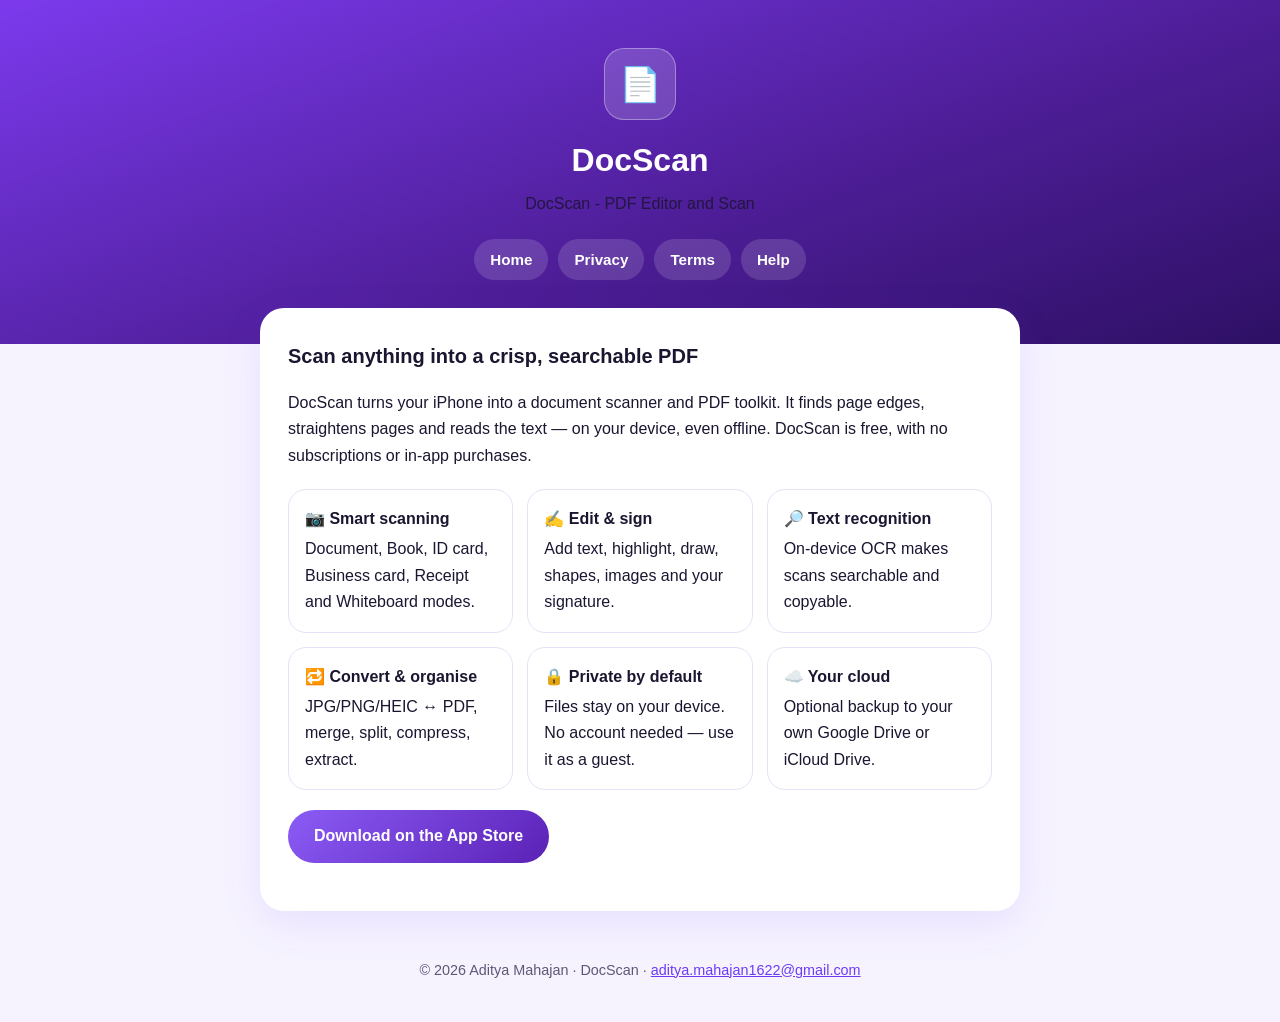
<file: index.html>
<!doctype html><html lang="en"><head><meta charset="utf-8"><meta name="viewport" content="width=device-width,initial-scale=1">
<title>DocScan - PDF Editor and Scan</title><meta name="description" content="DocScan: PDF Editor and Scan for iPhone. Scan, sign, OCR, convert and organise PDFs — privately, on your device. Free.">
<link rel="stylesheet" href="style.css"></head><body>
<header><div class="logo" aria-hidden="true">📄</div><h1>DocScan</h1><p>DocScan - PDF Editor and Scan</p>
<nav><a href="index.html">Home</a><a href="privacy.html">Privacy</a><a href="terms.html">Terms</a><a href="help.html">Help</a></nav></header><main>
<h2>Scan anything into a crisp, searchable PDF</h2>
<p>DocScan turns your iPhone into a document scanner and PDF toolkit. It finds page edges, straightens pages and reads the text — on your device, even offline. DocScan is free, with no subscriptions or in-app purchases.</p>
<div class="cards">
<div class="card"><b>📷 Smart scanning</b>Document, Book, ID card, Business card, Receipt and Whiteboard modes.</div>
<div class="card"><b>✍️ Edit &amp; sign</b>Add text, highlight, draw, shapes, images and your signature.</div>
<div class="card"><b>🔎 Text recognition</b>On-device OCR makes scans searchable and copyable.</div>
<div class="card"><b>🔁 Convert &amp; organise</b>JPG/PNG/HEIC ↔ PDF, merge, split, compress, extract.</div>
<div class="card"><b>🔒 Private by default</b>Files stay on your device. No account needed — use it as a guest.</div>
<div class="card"><b>☁️ Your cloud</b>Optional backup to your own Google Drive or iCloud Drive.</div>
</div>
<p><a class="btn" href="https://apps.apple.com/app/id6837264939">Download on the App Store</a></p>
</main><footer>© 2026 Aditya Mahajan · DocScan · <a href="mailto:aditya.mahajan1622@gmail.com">aditya.mahajan1622@gmail.com</a></footer></body></html>
</file>
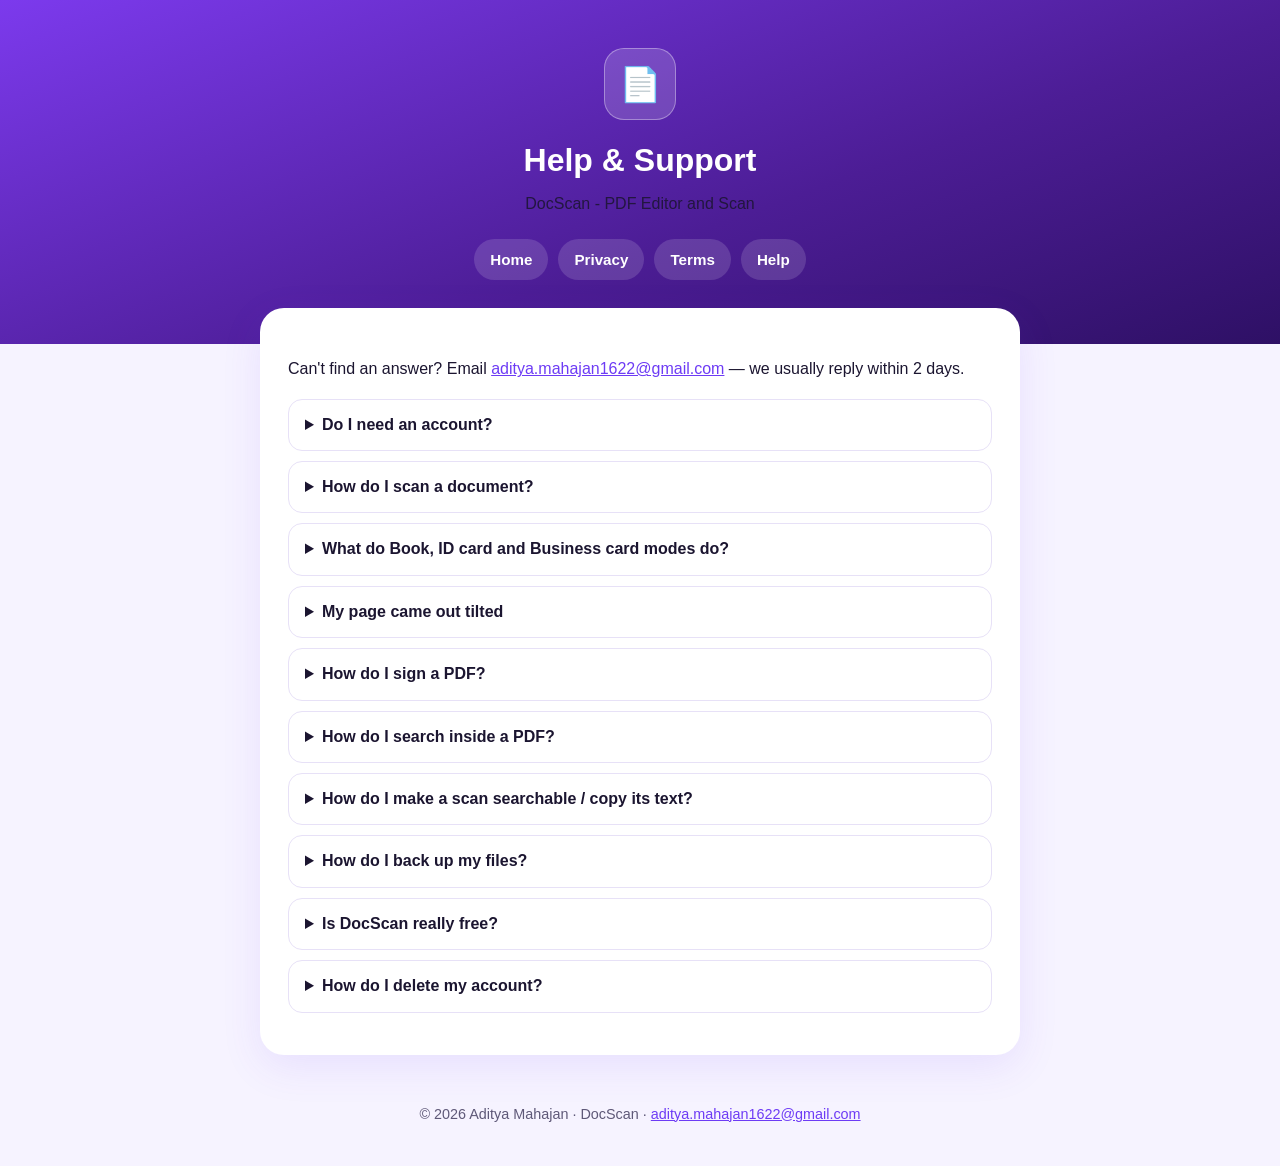
<file: help.html>
<!doctype html><html lang="en"><head><meta charset="utf-8"><meta name="viewport" content="width=device-width,initial-scale=1">
<title>Help — DocScan</title><meta name="description" content="DocScan: PDF Editor and Scan for iPhone. Scan, sign, OCR, convert and organise PDFs — privately, on your device. Free.">
<link rel="stylesheet" href="style.css"></head><body>
<header><div class="logo" aria-hidden="true">📄</div><h1>Help &amp; Support</h1><p>DocScan - PDF Editor and Scan</p>
<nav><a href="index.html">Home</a><a href="privacy.html">Privacy</a><a href="terms.html">Terms</a><a href="help.html">Help</a></nav></header><main>
<p>Can't find an answer? Email <a href="mailto:aditya.mahajan1622@gmail.com?subject=DocScan%20support">aditya.mahajan1622@gmail.com</a> — we usually reply within 2 days.</p>
<details><summary>Do I need an account?</summary><p>No. Tap <b>Continue as guest</b> on the sign-in screen and every scanning and editing feature works. Signing in is only needed if you want an account; backup to your own Google Drive or iCloud Drive is optional.</p></details>
<details><summary>How do I scan a document?</summary><p>Tap the purple <b>Scan</b> button. Hold steady over the page — DocScan finds the edges and captures automatically. Adjust the borders if needed and tap <b>Done</b>, then <b>Save PDF</b>.</p></details>
<details><summary>What do Book, ID card and Business card modes do?</summary><p><b>Book</b> splits a two-page spread into two pages. <b>ID card</b> puts the front and back on one page. <b>Business card</b> offers to save the details to Contacts. <b>Whiteboard</b> reduces glare and shadows.</p></details>
<details><summary>My page came out tilted</summary><p>On the Review screen tap <b>Crop</b> and drag the four corners or edges to the page. Tap <b>Auto-detect</b> to try again.</p></details>
<details><summary>How do I sign a PDF?</summary><p>Open the PDF → <b>Edit</b> → <b>Sign</b>. Draw your signature once; it's saved for next time. Drag to move it and use the corner handle to resize.</p></details>
<details><summary>How do I search inside a PDF?</summary><p>Open the PDF and tap the search icon. Matches are highlighted; use ↑/↓ to move between them or open the results list. If a scan has no text yet, tap <b>Recognise text</b> first.</p></details>
<details><summary>How do I make a scan searchable / copy its text?</summary><p>Open the document → <b>Text</b>. Recognition runs on your iPhone. Then Copy, Export .txt or Create searchable PDF.</p></details>
<details><summary>How do I back up my files?</summary><p>Profile photo → Settings → <b>Cloud backup</b> → choose Google Drive or iCloud Drive → <b>Back up now</b>. Files appear in a <b>DocScan</b> folder (Google Drive: My Drive → DocScan; iCloud: Files app → iCloud Drive → DocScan). Backup is always optional.</p></details>
<details><summary>Is DocScan really free?</summary><p>Yes. Every feature is free with no limits, subscriptions or in-app purchases. Small banner ads keep it free.</p></details>
<details><summary>How do I delete my account?</summary><p>Profile photo → Settings → <b>Delete account</b>. This permanently deletes your account from our servers. Documents on your device and in your own cloud aren't affected.</p></details>
</main><footer>© 2026 Aditya Mahajan · DocScan · <a href="mailto:aditya.mahajan1622@gmail.com">aditya.mahajan1622@gmail.com</a></footer></body></html>
</file>
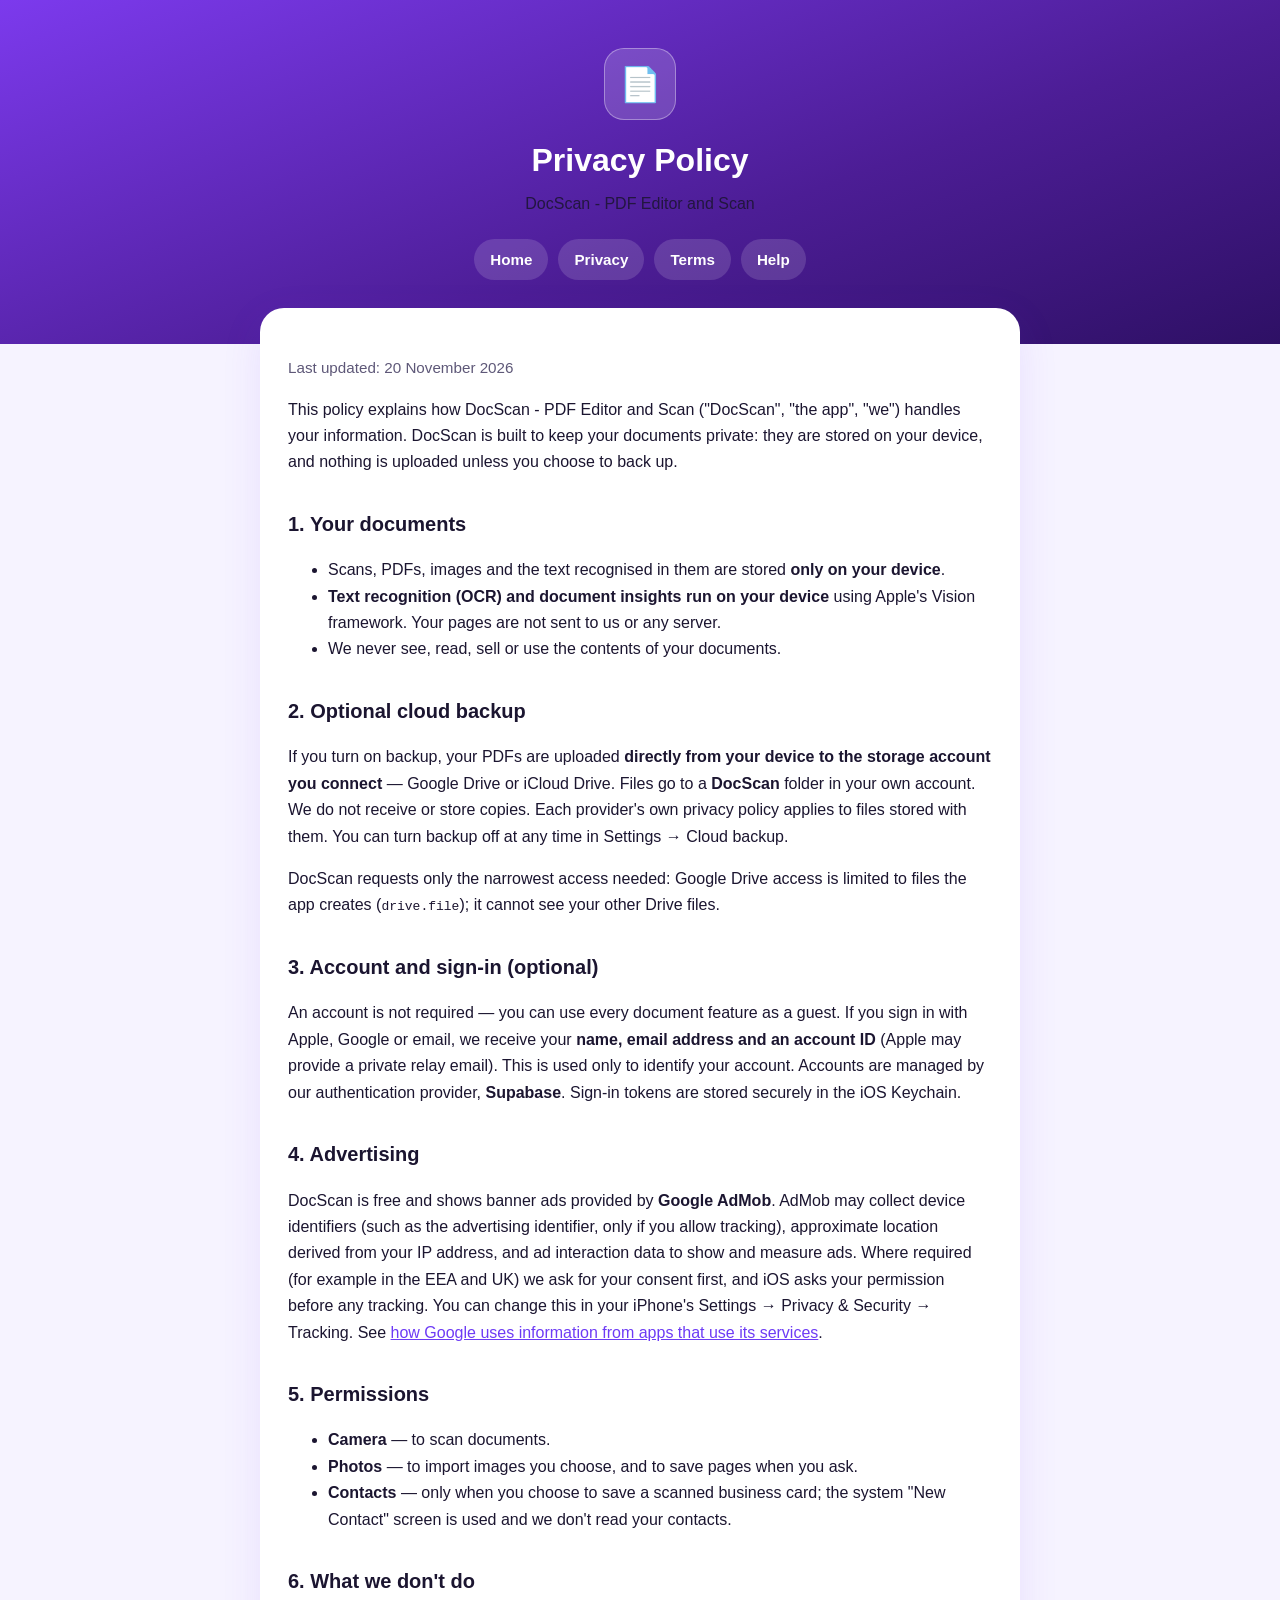
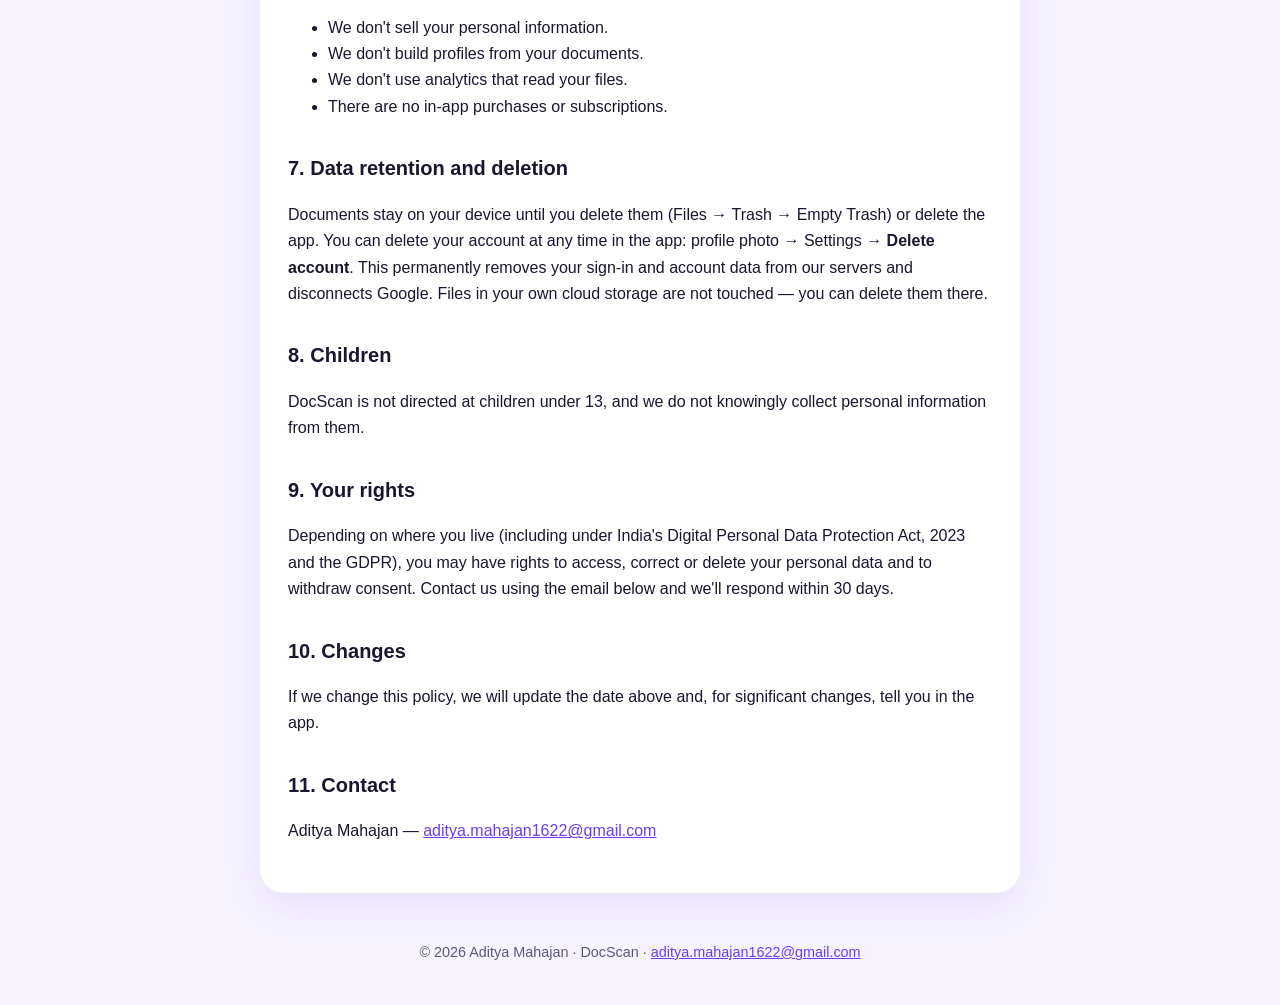
<file: privacy.html>
<!doctype html><html lang="en"><head><meta charset="utf-8"><meta name="viewport" content="width=device-width,initial-scale=1">
<title>Privacy Policy — DocScan</title><meta name="description" content="DocScan: PDF Editor and Scan for iPhone. Scan, sign, OCR, convert and organise PDFs — privately, on your device. Free.">
<link rel="stylesheet" href="style.css"></head><body>
<header><div class="logo" aria-hidden="true">📄</div><h1>Privacy Policy</h1><p>DocScan - PDF Editor and Scan</p>
<nav><a href="index.html">Home</a><a href="privacy.html">Privacy</a><a href="terms.html">Terms</a><a href="help.html">Help</a></nav></header><main>
<p class="muted">Last updated: 20 November 2026</p>
<p>This policy explains how DocScan - PDF Editor and Scan ("DocScan", "the app", "we") handles your information. DocScan is built to keep your documents private: they are stored on your device, and nothing is uploaded unless you choose to back up.</p>

<h2>1. Your documents</h2>
<ul>
<li>Scans, PDFs, images and the text recognised in them are stored <b>only on your device</b>.</li>
<li><b>Text recognition (OCR) and document insights run on your device</b> using Apple's Vision framework. Your pages are not sent to us or any server.</li>
<li>We never see, read, sell or use the contents of your documents.</li>
</ul>

<h2>2. Optional cloud backup</h2>
<p>If you turn on backup, your PDFs are uploaded <b>directly from your device to the storage account you connect</b> — Google Drive or iCloud Drive. Files go to a <b>DocScan</b> folder in your own account. We do not receive or store copies. Each provider's own privacy policy applies to files stored with them. You can turn backup off at any time in Settings → Cloud backup.</p>
<p>DocScan requests only the narrowest access needed: Google Drive access is limited to files the app creates (<code>drive.file</code>); it cannot see your other Drive files.</p>

<h2>3. Account and sign-in (optional)</h2>
<p>An account is not required — you can use every document feature as a guest. If you sign in with Apple, Google or email, we receive your <b>name, email address and an account ID</b> (Apple may provide a private relay email). This is used only to identify your account. Accounts are managed by our authentication provider, <b>Supabase</b>. Sign-in tokens are stored securely in the iOS Keychain.</p>

<h2>4. Advertising</h2>
<p>DocScan is free and shows banner ads provided by <b>Google AdMob</b>. AdMob may collect device identifiers (such as the advertising identifier, only if you allow tracking), approximate location derived from your IP address, and ad interaction data to show and measure ads. Where required (for example in the EEA and UK) we ask for your consent first, and iOS asks your permission before any tracking. You can change this in your iPhone's Settings → Privacy &amp; Security → Tracking. See <a href="https://policies.google.com/technologies/partner-sites">how Google uses information from apps that use its services</a>.</p>

<h2>5. Permissions</h2>
<ul>
<li><b>Camera</b> — to scan documents.</li>
<li><b>Photos</b> — to import images you choose, and to save pages when you ask.</li>
<li><b>Contacts</b> — only when you choose to save a scanned business card; the system "New Contact" screen is used and we don't read your contacts.</li>
</ul>

<h2>6. What we don't do</h2>
<ul><li>We don't sell your personal information.</li><li>We don't build profiles from your documents.</li><li>We don't use analytics that read your files.</li><li>There are no in-app purchases or subscriptions.</li></ul>

<h2>7. Data retention and deletion</h2>
<p>Documents stay on your device until you delete them (Files → Trash → Empty Trash) or delete the app. You can delete your account at any time in the app: profile photo → Settings → <b>Delete account</b>. This permanently removes your sign-in and account data from our servers and disconnects Google. Files in your own cloud storage are not touched — you can delete them there.</p>

<h2>8. Children</h2>
<p>DocScan is not directed at children under 13, and we do not knowingly collect personal information from them.</p>

<h2>9. Your rights</h2>
<p>Depending on where you live (including under India's Digital Personal Data Protection Act, 2023 and the GDPR), you may have rights to access, correct or delete your personal data and to withdraw consent. Contact us using the email below and we'll respond within 30 days.</p>

<h2>10. Changes</h2>
<p>If we change this policy, we will update the date above and, for significant changes, tell you in the app.</p>

<h2>11. Contact</h2>
<p>Aditya Mahajan — <a href="mailto:aditya.mahajan1622@gmail.com">aditya.mahajan1622@gmail.com</a></p>
</main><footer>© 2026 Aditya Mahajan · DocScan · <a href="mailto:aditya.mahajan1622@gmail.com">aditya.mahajan1622@gmail.com</a></footer></body></html>
</file>
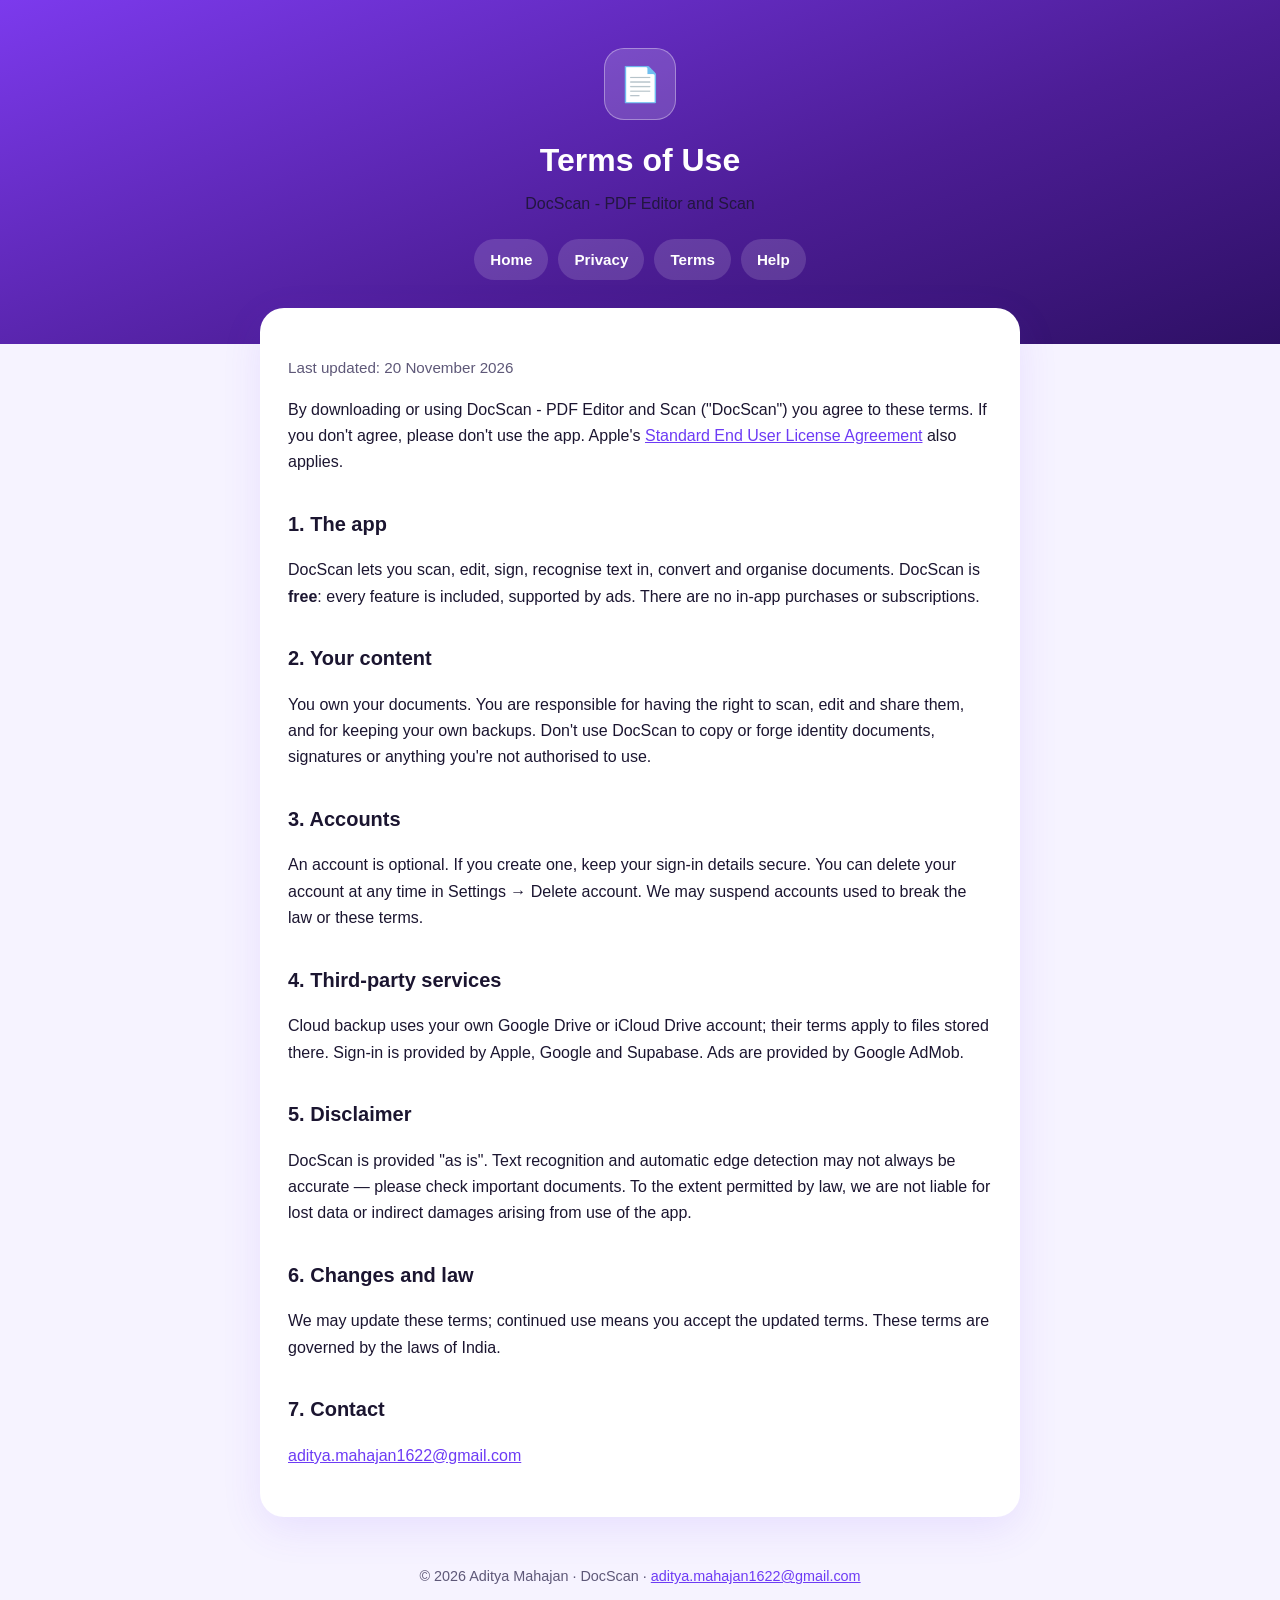
<file: terms.html>
<!doctype html><html lang="en"><head><meta charset="utf-8"><meta name="viewport" content="width=device-width,initial-scale=1">
<title>Terms of Use — DocScan</title><meta name="description" content="DocScan: PDF Editor and Scan for iPhone. Scan, sign, OCR, convert and organise PDFs — privately, on your device. Free.">
<link rel="stylesheet" href="style.css"></head><body>
<header><div class="logo" aria-hidden="true">📄</div><h1>Terms of Use</h1><p>DocScan - PDF Editor and Scan</p>
<nav><a href="index.html">Home</a><a href="privacy.html">Privacy</a><a href="terms.html">Terms</a><a href="help.html">Help</a></nav></header><main>
<p class="muted">Last updated: 20 November 2026</p>
<p>By downloading or using DocScan - PDF Editor and Scan ("DocScan") you agree to these terms. If you don't agree, please don't use the app. Apple's <a href="https://www.apple.com/legal/internet-services/itunes/dev/stdeula/">Standard End User License Agreement</a> also applies.</p>

<h2>1. The app</h2>
<p>DocScan lets you scan, edit, sign, recognise text in, convert and organise documents. DocScan is <b>free</b>: every feature is included, supported by ads. There are no in-app purchases or subscriptions.</p>

<h2>2. Your content</h2>
<p>You own your documents. You are responsible for having the right to scan, edit and share them, and for keeping your own backups. Don't use DocScan to copy or forge identity documents, signatures or anything you're not authorised to use.</p>

<h2>3. Accounts</h2>
<p>An account is optional. If you create one, keep your sign-in details secure. You can delete your account at any time in Settings → Delete account. We may suspend accounts used to break the law or these terms.</p>

<h2>4. Third-party services</h2>
<p>Cloud backup uses your own Google Drive or iCloud Drive account; their terms apply to files stored there. Sign-in is provided by Apple, Google and Supabase. Ads are provided by Google AdMob.</p>

<h2>5. Disclaimer</h2>
<p>DocScan is provided "as is". Text recognition and automatic edge detection may not always be accurate — please check important documents. To the extent permitted by law, we are not liable for lost data or indirect damages arising from use of the app.</p>

<h2>6. Changes and law</h2>
<p>We may update these terms; continued use means you accept the updated terms. These terms are governed by the laws of India.</p>

<h2>7. Contact</h2>
<p><a href="mailto:aditya.mahajan1622@gmail.com">aditya.mahajan1622@gmail.com</a></p>
</main><footer>© 2026 Aditya Mahajan · DocScan · <a href="mailto:aditya.mahajan1622@gmail.com">aditya.mahajan1622@gmail.com</a></footer></body></html>
</file>
<file: style.css>
:root{--accent:#6D3BF5;--deep:#4C1DB8;--bg:#F6F3FF;--text:#1B1530;--muted:#5E5878;--card:#fff;--border:#E7E1F7}
@media (prefers-color-scheme:dark){:root{--bg:#0F0D17;--text:#F4F2FA;--muted:#A9A3BD;--card:#1B1826;--border:#332D45}}
*{box-sizing:border-box}body{margin:0;font-family:-apple-system,BlinkMacSystemFont,"Segoe UI",Inter,Roboto,sans-serif;background:var(--bg);color:var(--text);line-height:1.65}
header{background:linear-gradient(160deg,#7C3AED,#4C1D95 60%,#2E1065);color:#fff;padding:48px 20px 64px;text-align:center}
.logo{width:72px;height:72px;border-radius:20px;background:rgba(255,255,255,.16);border:1.5px solid rgba(255,255,255,.35);display:inline-flex;align-items:center;justify-content:center;font-size:34px}
header h1{margin:14px 0 4px;font-size:2rem}header p{margin:0;opacity:.85}
nav{display:flex;gap:10px;justify-content:center;flex-wrap:wrap;margin-top:22px}
nav a{color:#fff;text-decoration:none;padding:8px 16px;border-radius:999px;background:rgba(255,255,255,.14);font-weight:600;font-size:.95rem}
nav a:hover{background:rgba(255,255,255,.26)}
main{max-width:760px;margin:-36px auto 48px;padding:32px 28px;background:var(--card);border-radius:24px;box-shadow:0 12px 40px rgba(109,59,245,.10)}
h2{margin-top:2rem;font-size:1.25rem}h2:first-child{margin-top:0}
a{color:var(--accent)}p,li{color:var(--text)}.muted{color:var(--muted);font-size:.95rem}
.cards{display:grid;grid-template-columns:repeat(auto-fit,minmax(200px,1fr));gap:14px;margin:20px 0}
.card{border:1px solid var(--border);border-radius:18px;padding:16px}.card b{display:block;margin-bottom:4px}
.btn{display:inline-block;background:linear-gradient(135deg,#8B5CF6,#5B21B6);color:#fff;text-decoration:none;padding:13px 26px;border-radius:999px;font-weight:700}
footer{text-align:center;color:var(--muted);font-size:.9rem;padding:0 20px 40px}
details{border:1px solid var(--border);border-radius:14px;padding:12px 16px;margin:10px 0}summary{font-weight:600;cursor:pointer}
</file>
